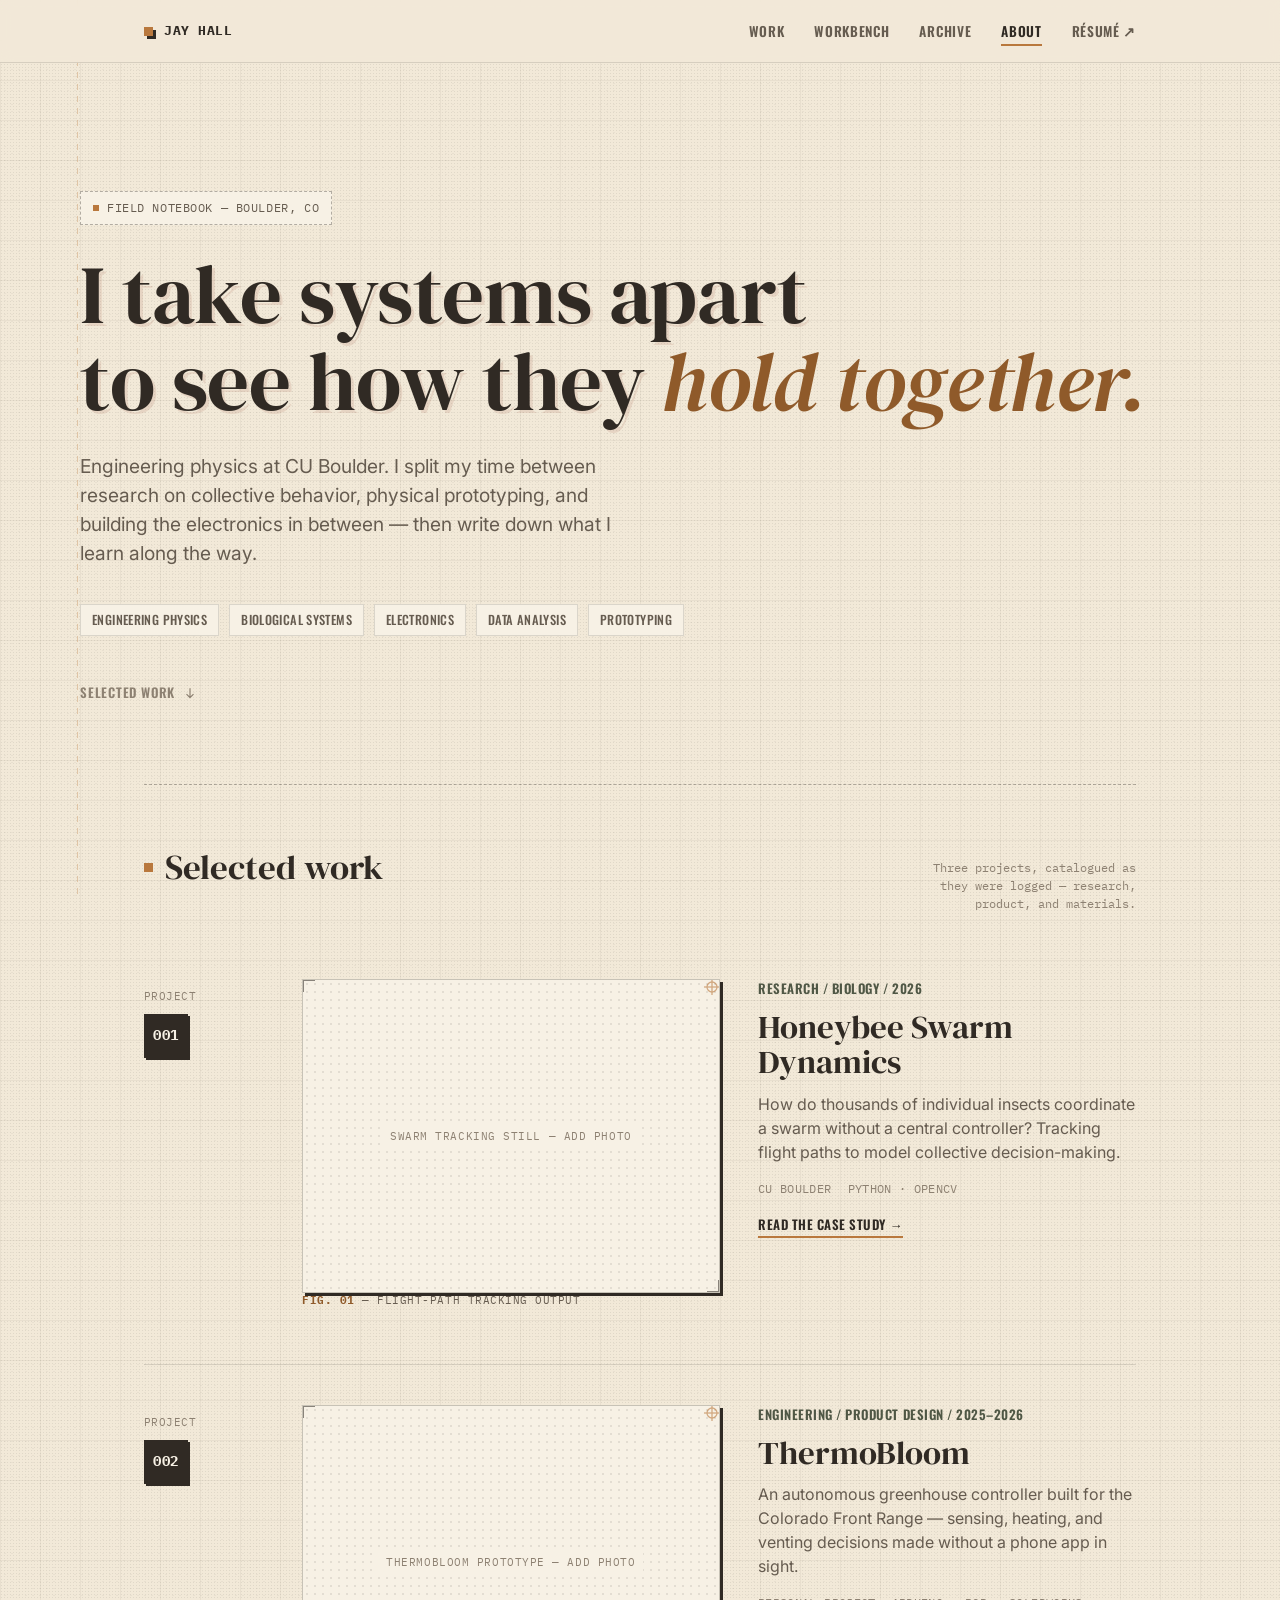
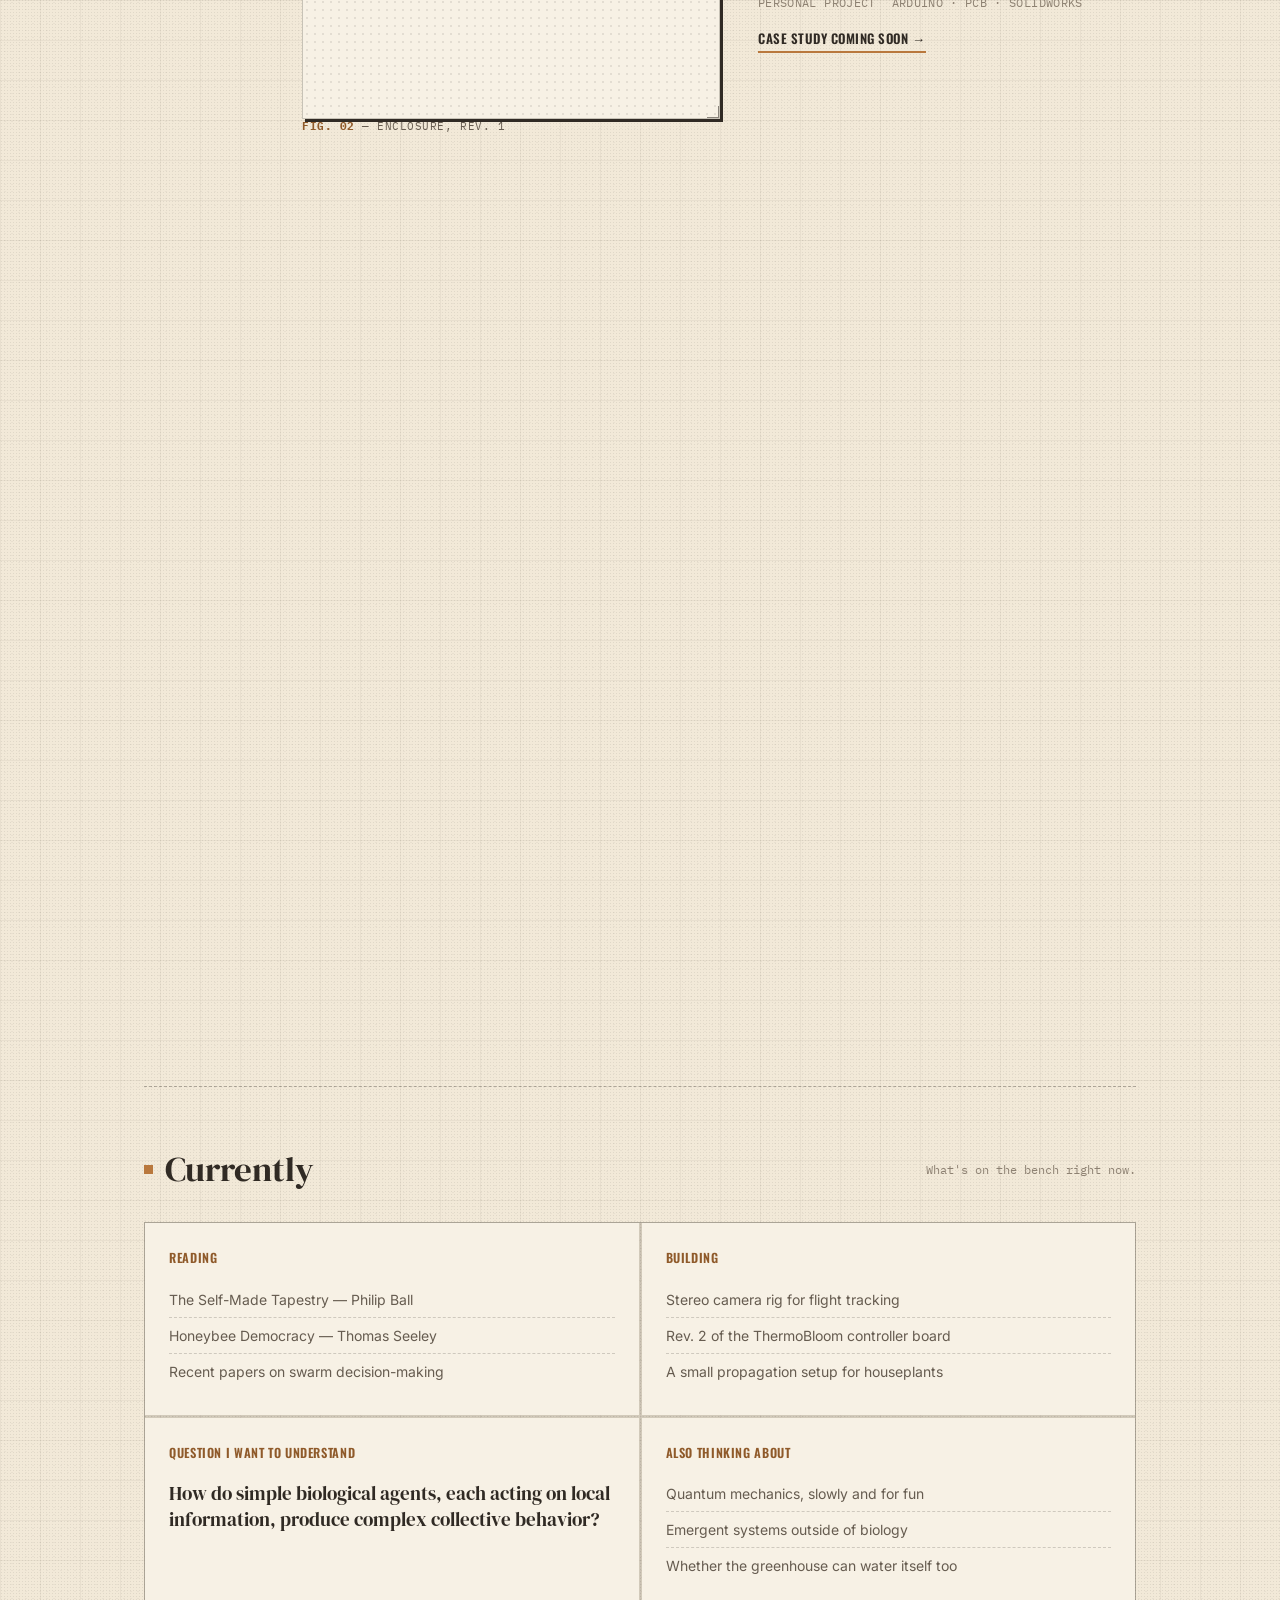
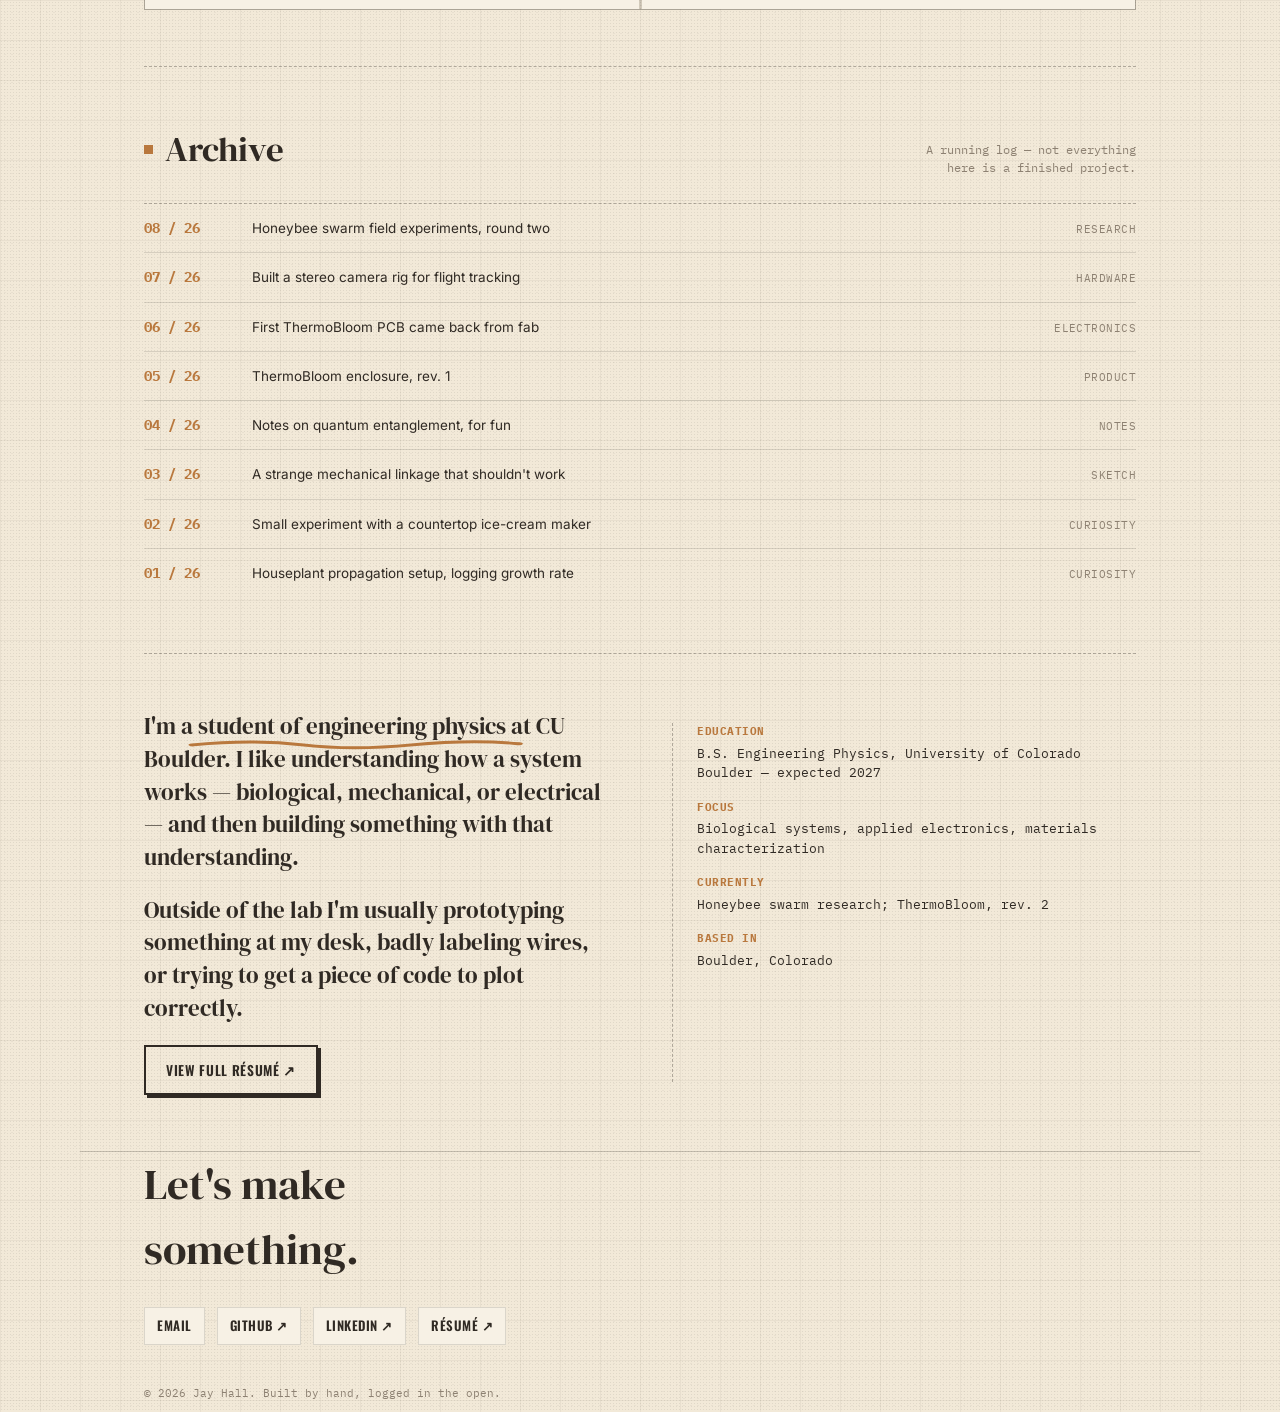
<file: index.html>
<!doctype html>
<html lang="en">
<head>
<meta charset="utf-8">
<meta name="viewport" content="width=device-width, initial-scale=1">
<title>Jay Hall — Engineering Physics, Research, Prototyping</title>
<meta name="description" content="Portfolio of Jay Hall — engineering physics, biological systems research, and physical prototyping.">
<link rel="stylesheet" href="css/style.css">
</head>
<body>

<nav class="site-nav">
  <div class="wrap">
    <a class="brand" href="index.html"><span class="mark"></span> JAY HALL</a>
    <ul class="nav-links">
      <li><a href="#work">Work</a></li>
      <li><a href="#workbench">Workbench</a></li>
      <li><a href="#archive">Archive</a></li>
      <li><a href="#about">About</a></li>
      <li><a href="resume.html">Résumé ↗</a></li>
    </ul>
  </div>
</nav>

<main>

  <!-- HERO -->
  <header class="hero wrap">
    <div class="field-tag">Field notebook — Boulder, CO</div>
    <h1>I take systems apart<br>to see how they <em>hold together.</em></h1>
    <p class="lede">Engineering physics at CU Boulder. I split my time between research on collective behavior, physical prototyping, and building the electronics in between — then write down what I learn along the way.</p>
    <div class="field-tags">
      <span>Engineering Physics</span>
      <span>Biological Systems</span>
      <span>Electronics</span>
      <span>Data Analysis</span>
      <span>Prototyping</span>
    </div>
    <a class="scroll-cue" href="#work">
      Selected work
      <svg viewBox="0 0 24 24" fill="none" stroke="currentColor" stroke-width="2"><path d="M12 4v16M6 14l6 6 6-6"/></svg>
    </a>
  </header>

  <!-- SELECTED WORK -->
  <section id="work" class="wrap">
    <div class="section-head reveal">
      <h2>Selected work</h2>
      <div class="note">Three projects, catalogued as they were logged — research, product, and materials.</div>
    </div>

    <div class="work-list">

      <article class="work-entry reveal">
        <div class="spec-no">Project<b>001</b></div>
        <div class="work-card">
          <div>
            <figure class="framed">
              <div class="placeholder-art"><span>Swarm tracking still — add photo</span></div>
              <span class="reg"><svg viewBox="0 0 16 16"><circle cx="8" cy="8" r="5"/><line x1="8" y1="0" x2="8" y2="16"/><line x1="0" y1="8" x2="16" y2="8"/></svg></span>
            </figure>
            <p class="fig-caption"><b>FIG. 01</b> — Flight-path tracking output</p>
          </div>
          <div class="body">
            <div class="work-tag">Research / Biology / 2026</div>
            <a class="title-link" href="projects/honeybees.html"><h3>Honeybee Swarm Dynamics</h3></a>
            <p>How do thousands of individual insects coordinate a swarm without a central controller? Tracking flight paths to model collective decision-making.</p>
            <div class="work-meta">
              <span>CU Boulder</span>
              <span>Python · OpenCV</span>
            </div>
            <a class="read-more" href="projects/honeybees.html">Read the case study →</a>
          </div>
        </div>
      </article>

      <article class="work-entry reveal">
        <div class="spec-no">Project<b>002</b></div>
        <div class="work-card">
          <div>
            <figure class="framed">
              <div class="placeholder-art"><span>ThermoBloom prototype — add photo</span></div>
              <span class="reg"><svg viewBox="0 0 16 16"><circle cx="8" cy="8" r="5"/><line x1="8" y1="0" x2="8" y2="16"/><line x1="0" y1="8" x2="16" y2="8"/></svg></span>
            </figure>
            <p class="fig-caption"><b>FIG. 02</b> — Enclosure, rev. 1</p>
          </div>
          <div class="body">
            <div class="work-tag">Engineering / Product Design / 2025–2026</div>
            <a class="title-link" href="#"><h3>ThermoBloom</h3></a>
            <p>An autonomous greenhouse controller built for the Colorado Front Range — sensing, heating, and venting decisions made without a phone app in sight.</p>
            <div class="work-meta">
              <span>Personal Project</span>
              <span>Arduino · PCB · SolidWorks</span>
            </div>
            <a class="read-more" href="#">Case study coming soon →</a>
          </div>
        </div>
      </article>

      <article class="work-entry reveal">
        <div class="spec-no">Project<b>003</b></div>
        <div class="work-card">
          <div>
            <figure class="framed">
              <div class="placeholder-art"><span>Perovskite yield plot — add graph</span></div>
              <span class="reg"><svg viewBox="0 0 16 16"><circle cx="8" cy="8" r="5"/><line x1="8" y1="0" x2="8" y2="16"/><line x1="0" y1="8" x2="16" y2="8"/></svg></span>
            </figure>
            <p class="fig-caption"><b>FIG. 03</b> — Device yield vs. process variable</p>
          </div>
          <div class="body">
            <div class="work-tag">Materials Science / Data Analysis / 2025</div>
            <a class="title-link" href="#"><h3>Perovskite Solar Cells</h3></a>
            <p>Finding manufacturing patterns hiding inside thousands of device measurements — where yield breaks down, and why.</p>
            <div class="work-meta">
              <span>Research Lab</span>
              <span>MATLAB · Regression</span>
            </div>
            <a class="read-more" href="#">Case study coming soon →</a>
          </div>
        </div>
      </article>

    </div>
  </section>

  <!-- WORKBENCH -->
  <section id="workbench" class="wrap">
    <div class="section-head reveal">
      <h2>Workbench</h2>
      <div class="note">Tools I reach for, and where they've actually been used.</div>
    </div>
    <div class="workbench-grid reveal">
      <div class="bench-item"><span class="name">Python</span><span class="used-in">→ Honeybee tracking</span></div>
      <div class="bench-item"><span class="name">Altium</span><span class="used-in">→ ThermoBloom PCB</span></div>
      <div class="bench-item"><span class="name">SolidWorks</span><span class="used-in">→ Enclosure design</span></div>
      <div class="bench-item"><span class="name">Arduino</span><span class="used-in">→ Sensor rigs</span></div>
      <div class="bench-item"><span class="name">MATLAB</span><span class="used-in">→ Perovskite yield</span></div>
      <div class="bench-item"><span class="name">LTSpice</span><span class="used-in">→ Power circuits</span></div>
      <div class="bench-item"><span class="name">CAD / CNC</span><span class="used-in">→ Fixtures &amp; mounts</span></div>
      <div class="bench-item"><span class="name">C++</span><span class="used-in">→ Embedded control</span></div>
    </div>
  </section>

  <!-- CURRENTLY -->
  <section class="wrap">
    <div class="section-head reveal">
      <h2>Currently</h2>
      <div class="note">What's on the bench right now.</div>
    </div>
    <div class="currently-grid reveal">
      <div class="currently-cell">
        <h4>Reading</h4>
        <ul>
          <li>The Self-Made Tapestry — Philip Ball</li>
          <li>Honeybee Democracy — Thomas Seeley</li>
          <li>Recent papers on swarm decision-making</li>
        </ul>
      </div>
      <div class="currently-cell">
        <h4>Building</h4>
        <ul>
          <li>Stereo camera rig for flight tracking</li>
          <li>Rev. 2 of the ThermoBloom controller board</li>
          <li>A small propagation setup for houseplants</li>
        </ul>
      </div>
      <div class="currently-cell">
        <h4>Question I want to understand</h4>
        <p class="question">How do simple biological agents, each acting on local information, produce complex collective behavior?</p>
      </div>
      <div class="currently-cell">
        <h4>Also thinking about</h4>
        <ul>
          <li>Quantum mechanics, slowly and for fun</li>
          <li>Emergent systems outside of biology</li>
          <li>Whether the greenhouse can water itself too</li>
        </ul>
      </div>
    </div>
  </section>

  <!-- ARCHIVE -->
  <section id="archive" class="wrap">
    <div class="section-head reveal">
      <h2>Archive</h2>
      <div class="note">A running log — not everything here is a finished project.</div>
    </div>
    <div class="archive-list reveal">
      <div class="archive-row"><span class="idx">08 / 26</span><span class="desc">Honeybee swarm field experiments, round two</span><span class="tag">Research</span></div>
      <div class="archive-row"><span class="idx">07 / 26</span><span class="desc">Built a stereo camera rig for flight tracking</span><span class="tag">Hardware</span></div>
      <div class="archive-row"><span class="idx">06 / 26</span><span class="desc">First ThermoBloom PCB came back from fab</span><span class="tag">Electronics</span></div>
      <div class="archive-row"><span class="idx">05 / 26</span><span class="desc">ThermoBloom enclosure, rev. 1</span><span class="tag">Product</span></div>
      <div class="archive-row"><span class="idx">04 / 26</span><span class="desc">Notes on quantum entanglement, for fun</span><span class="tag">Notes</span></div>
      <div class="archive-row"><span class="idx">03 / 26</span><span class="desc">A strange mechanical linkage that shouldn't work</span><span class="tag">Sketch</span></div>
      <div class="archive-row"><span class="idx">02 / 26</span><span class="desc">Small experiment with a countertop ice-cream maker</span><span class="tag">Curiosity</span></div>
      <div class="archive-row"><span class="idx">01 / 26</span><span class="desc">Houseplant propagation setup, logging growth rate</span><span class="tag">Curiosity</span></div>
    </div>
  </section>

  <!-- ABOUT / RESUME TEASER -->
  <section id="about" class="wrap">
    <div class="about-block reveal">
      <div>
        <p>I'm a <span class="mark">student of engineering physics<svg viewBox="0 0 100 10" preserveAspectRatio="none"><path d="M2 6 Q 20 1, 35 6 T 68 6 T 100 5"/></svg></span> at CU Boulder. I like understanding how a system works — biological, mechanical, or electrical — and then building something with that understanding.</p>
        <p>Outside of the lab I'm usually prototyping something at my desk, badly labeling wires, or trying to get a piece of code to plot correctly.</p>
        <a class="btn ghost" href="resume.html">View full résumé ↗</a>
      </div>
      <dl class="mini-resume">
        <dt>Education</dt>
        <dd>B.S. Engineering Physics, University of Colorado Boulder — expected 2027</dd>
        <dt>Focus</dt>
        <dd>Biological systems, applied electronics, materials characterization</dd>
        <dt>Currently</dt>
        <dd>Honeybee swarm research; ThermoBloom, rev. 2</dd>
        <dt>Based in</dt>
        <dd>Boulder, Colorado</dd>
      </dl>
    </div>
  </section>

</main>

<footer class="wrap">
  <p class="cta">Let's make something.</p>
  <div class="contact-links">
    <a href="mailto:jay@example.com">Email</a>
    <a href="https://github.com/">GitHub ↗</a>
    <a href="https://linkedin.com/">LinkedIn ↗</a>
    <a href="resume.html">Résumé ↗</a>
  </div>
  <p class="fine">© <span id="year"></span> Jay Hall. Built by hand, logged in the open.</p>
</footer>

<script src="js/main.js"></script>
</body>
</html>
</file>
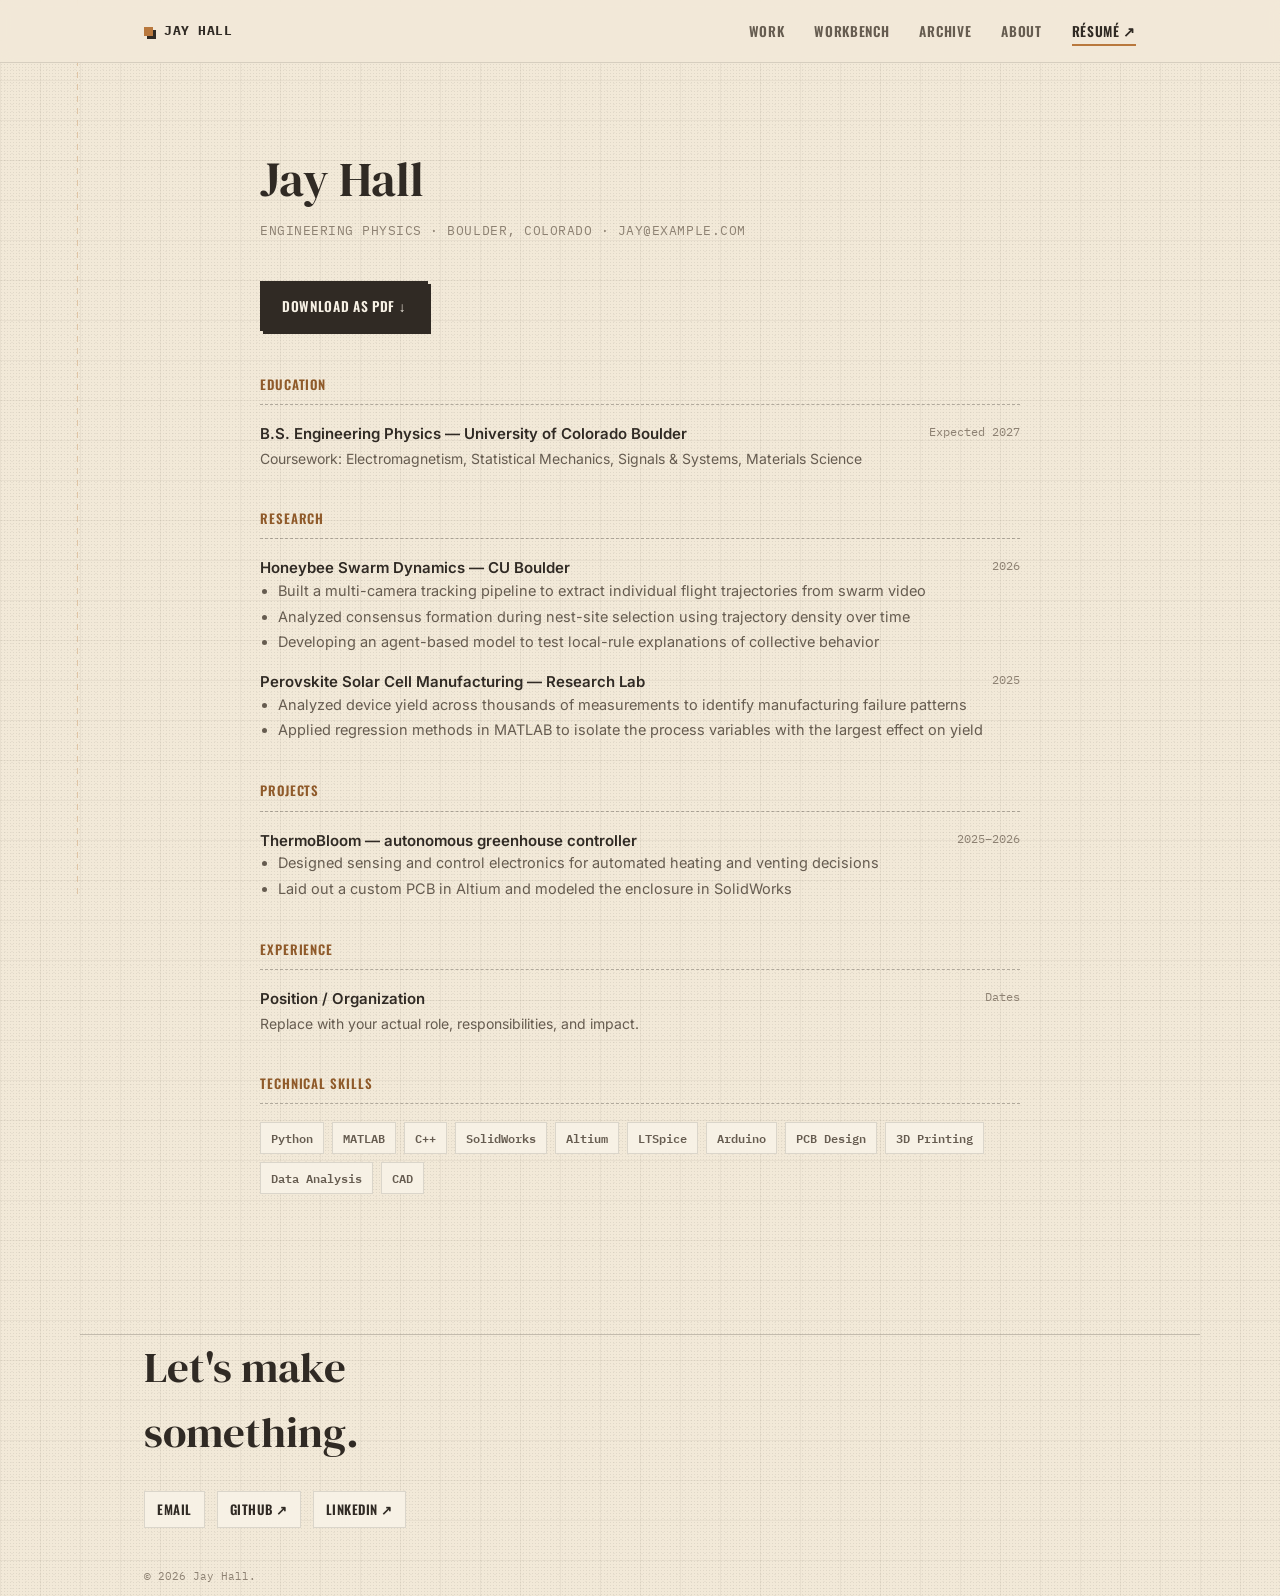
<file: resume.html>
<!doctype html>
<html lang="en">
<head>
<meta charset="utf-8">
<meta name="viewport" content="width=device-width, initial-scale=1">
<title>Résumé — Jay Hall</title>
<link rel="stylesheet" href="css/style.css">
</head>
<body>

<nav class="site-nav">
  <div class="wrap">
    <a class="brand" href="index.html"><span class="mark"></span> JAY HALL</a>
    <ul class="nav-links">
      <li><a href="index.html#work">Work</a></li>
      <li><a href="index.html#workbench">Workbench</a></li>
      <li><a href="index.html#archive">Archive</a></li>
      <li><a href="index.html#about">About</a></li>
      <li><a href="resume.html" class="active">Résumé ↗</a></li>
    </ul>
  </div>
</nav>

<main class="wrap resume-shell">
  <h1>Jay Hall</h1>
  <div class="subhead">Engineering Physics · Boulder, Colorado · jay@example.com</div>
  <!-- Swap the PDF below for your actual file at /resume.pdf -->
  <a class="btn" href="resume.pdf" download style="margin-bottom:44px;">Download as PDF ↓</a>

  <section class="resume-section">
    <h2>Education</h2>
    <div class="resume-item">
      <div class="row"><span>B.S. Engineering Physics — University of Colorado Boulder</span><span>Expected 2027</span></div>
      <div class="org">Coursework: Electromagnetism, Statistical Mechanics, Signals &amp; Systems, Materials Science</div>
    </div>
  </section>

  <section class="resume-section">
    <h2>Research</h2>
    <div class="resume-item">
      <div class="row"><span>Honeybee Swarm Dynamics — CU Boulder</span><span>2026</span></div>
      <ul>
        <li>Built a multi-camera tracking pipeline to extract individual flight trajectories from swarm video</li>
        <li>Analyzed consensus formation during nest-site selection using trajectory density over time</li>
        <li>Developing an agent-based model to test local-rule explanations of collective behavior</li>
      </ul>
    </div>
    <div class="resume-item">
      <div class="row"><span>Perovskite Solar Cell Manufacturing — Research Lab</span><span>2025</span></div>
      <ul>
        <li>Analyzed device yield across thousands of measurements to identify manufacturing failure patterns</li>
        <li>Applied regression methods in MATLAB to isolate the process variables with the largest effect on yield</li>
      </ul>
    </div>
  </section>

  <section class="resume-section">
    <h2>Projects</h2>
    <div class="resume-item">
      <div class="row"><span>ThermoBloom — autonomous greenhouse controller</span><span>2025–2026</span></div>
      <ul>
        <li>Designed sensing and control electronics for automated heating and venting decisions</li>
        <li>Laid out a custom PCB in Altium and modeled the enclosure in SolidWorks</li>
      </ul>
    </div>
  </section>

  <section class="resume-section">
    <h2>Experience</h2>
    <div class="resume-item">
      <div class="row"><span>Position / Organization</span><span>Dates</span></div>
      <div class="org">Replace with your actual role, responsibilities, and impact.</div>
    </div>
  </section>

  <section class="resume-section">
    <h2>Technical skills</h2>
    <div class="skills-row">
      <span>Python</span><span>MATLAB</span><span>C++</span><span>SolidWorks</span>
      <span>Altium</span><span>LTSpice</span><span>Arduino</span><span>PCB Design</span>
      <span>3D Printing</span><span>Data Analysis</span><span>CAD</span>
    </div>
  </section>
</main>

<footer class="wrap">
  <p class="cta">Let's make something.</p>
  <div class="contact-links">
    <a href="mailto:jay@example.com">Email</a>
    <a href="https://github.com/">GitHub ↗</a>
    <a href="https://linkedin.com/">LinkedIn ↗</a>
  </div>
  <p class="fine">© <span id="year"></span> Jay Hall.</p>
</footer>

<script src="js/main.js"></script>
</body>
</html>
</file>
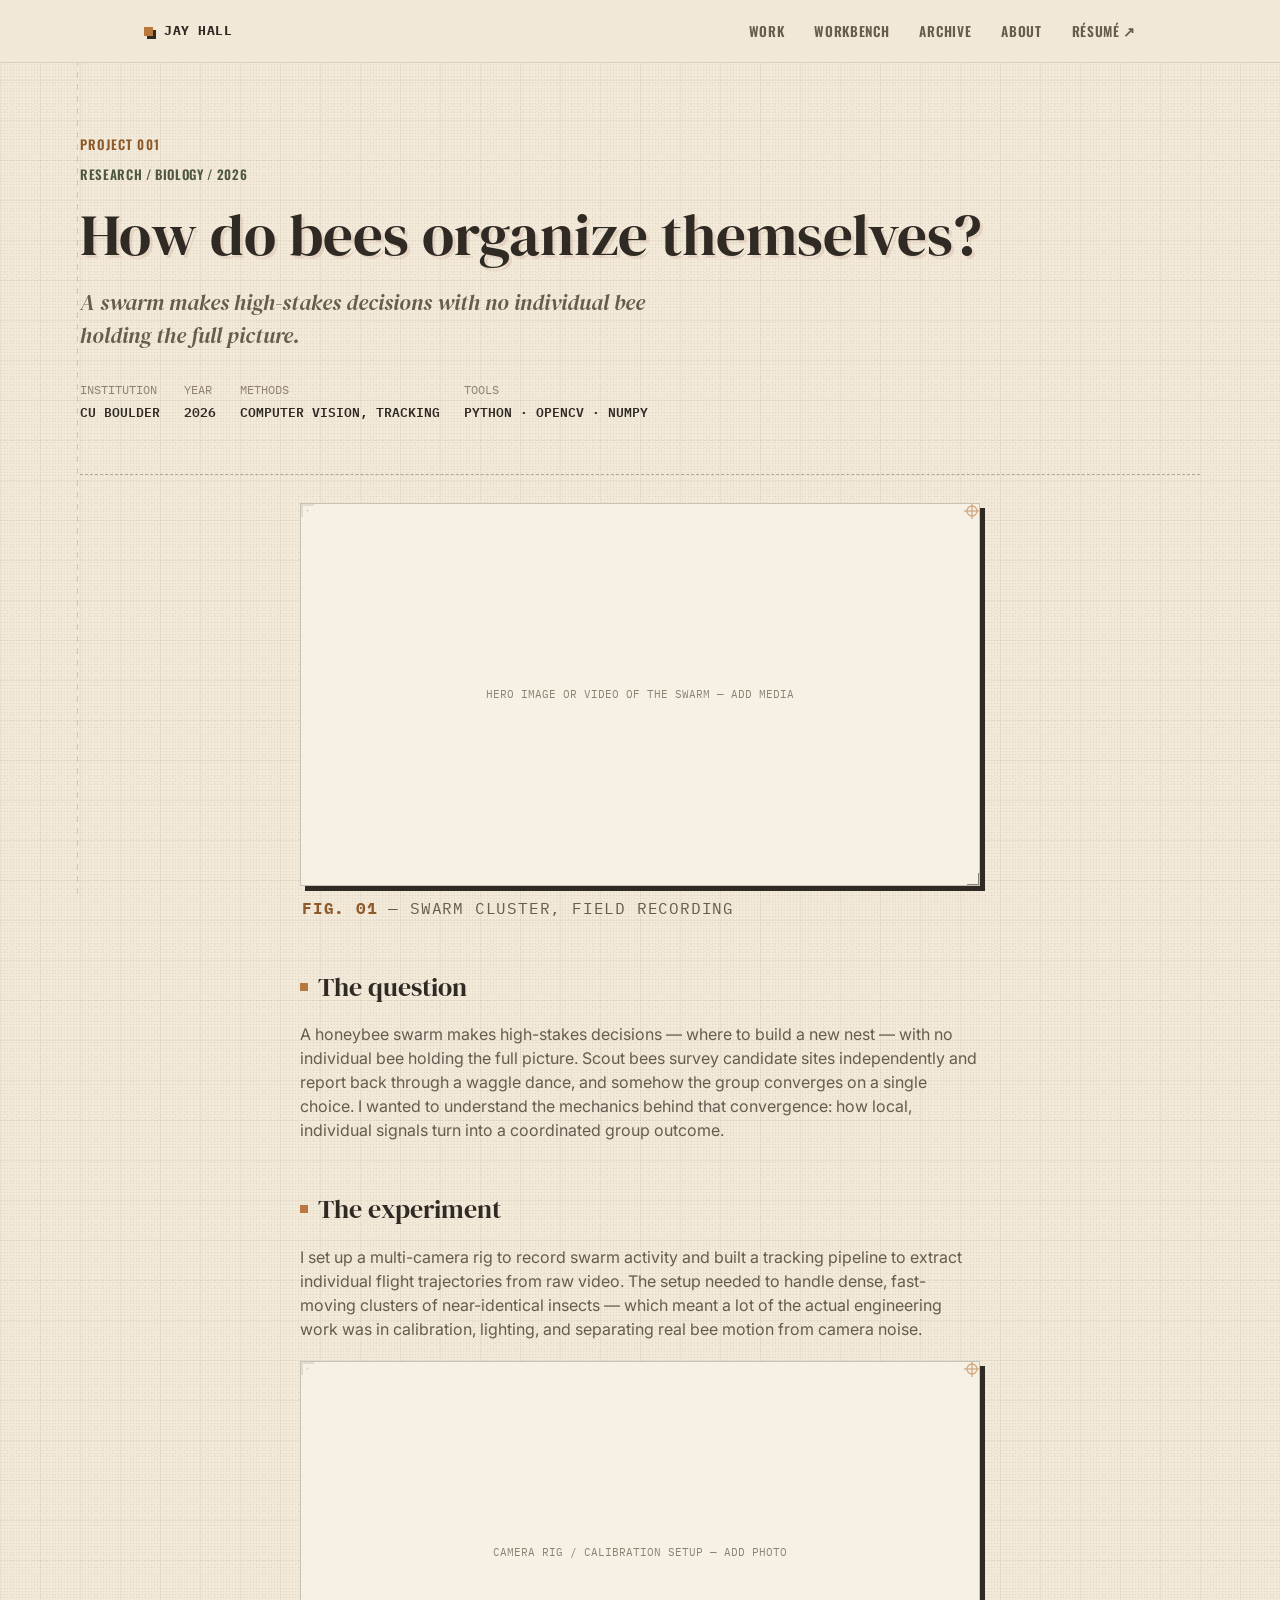
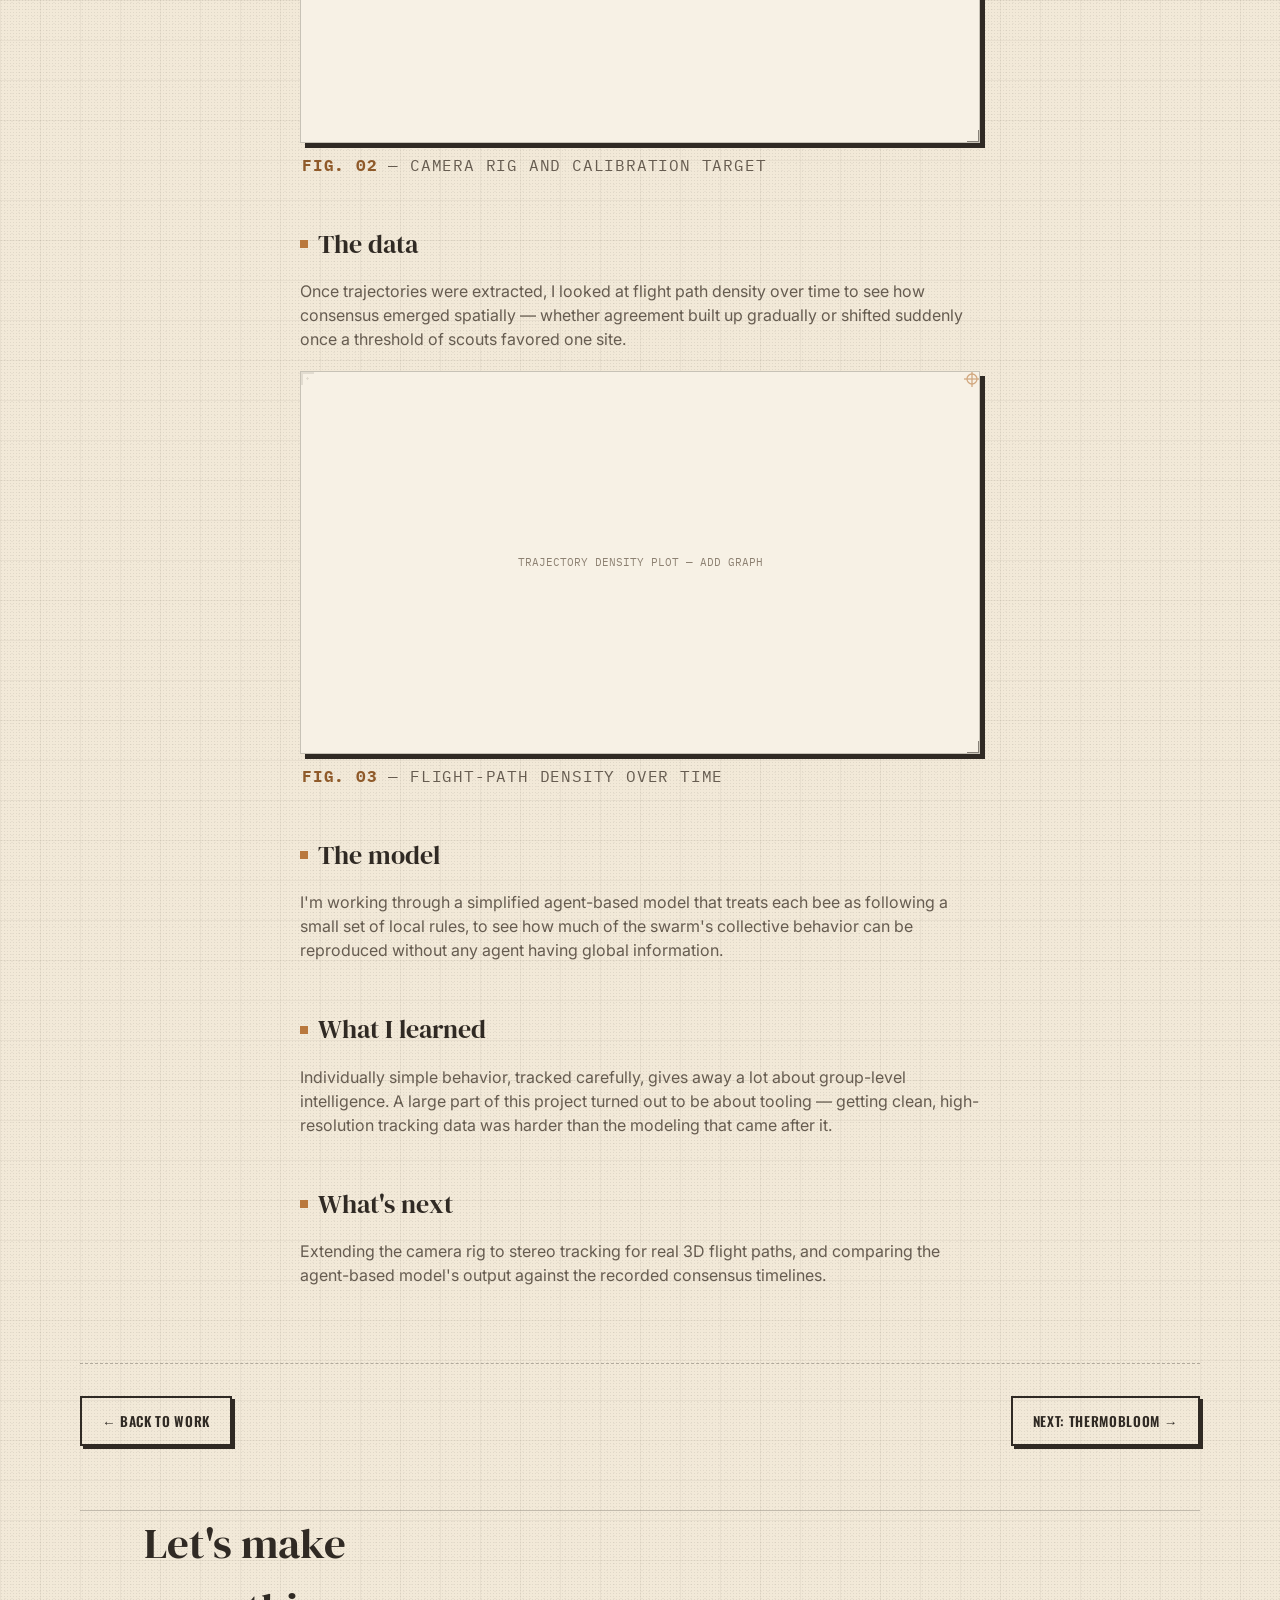
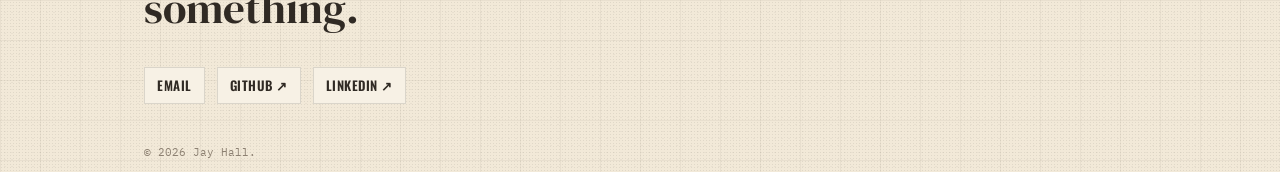
<file: projects/honeybees.html>
<!doctype html>
<html lang="en">
<head>
<meta charset="utf-8">
<meta name="viewport" content="width=device-width, initial-scale=1">
<title>Honeybee Swarm Dynamics — Jay Hall</title>
<meta name="description" content="Case study: tracking honeybee swarm flight paths to understand collective decision-making without a central controller.">
<link rel="stylesheet" href="../css/style.css">
</head>
<body>

<nav class="site-nav">
  <div class="wrap">
    <a class="brand" href="../index.html"><span class="mark"></span> JAY HALL</a>
    <ul class="nav-links">
      <li><a href="../index.html#work">Work</a></li>
      <li><a href="../index.html#workbench">Workbench</a></li>
      <li><a href="../index.html#archive">Archive</a></li>
      <li><a href="../index.html#about">About</a></li>
      <li><a href="../resume.html">Résumé ↗</a></li>
    </ul>
  </div>
</nav>

<main>
  <header class="proj-hero wrap">
    <div class="eyebrow">Project 001</div>
    <div class="info-line">Research / Biology / 2026</div>
    <h1>How do bees organize themselves?</h1>
    <p class="dek">A swarm makes high-stakes decisions with no individual bee holding the full picture.</p>
    <div class="proj-meta">
      <div>Institution<b>CU Boulder</b></div>
      <div>Year<b>2026</b></div>
      <div>Methods<b>Computer Vision, Tracking</b></div>
      <div>Tools<b>Python · OpenCV · NumPy</b></div>
    </div>
  </header>

  <div class="wrap proj-body">

    <div class="proj-figure framed">
      <span>Hero image or video of the swarm — add media</span>
      <span class="reg"><svg viewBox="0 0 16 16"><circle cx="8" cy="8" r="5"/><line x1="8" y1="0" x2="8" y2="16"/><line x1="0" y1="8" x2="16" y2="8"/></svg></span>
    </div>
    <p class="fig-caption"><b>FIG. 01</b> — Swarm cluster, field recording</p>

    <h2>The question</h2>
    <p>A honeybee swarm makes high-stakes decisions — where to build a new nest — with no individual bee holding the full picture. Scout bees survey candidate sites independently and report back through a waggle dance, and somehow the group converges on a single choice. I wanted to understand the mechanics behind that convergence: how local, individual signals turn into a coordinated group outcome.</p>

    <h2>The experiment</h2>
    <p>I set up a multi-camera rig to record swarm activity and built a tracking pipeline to extract individual flight trajectories from raw video. The setup needed to handle dense, fast-moving clusters of near-identical insects — which meant a lot of the actual engineering work was in calibration, lighting, and separating real bee motion from camera noise.</p>

    <div class="proj-figure framed">
      <span>Camera rig / calibration setup — add photo</span>
      <span class="reg"><svg viewBox="0 0 16 16"><circle cx="8" cy="8" r="5"/><line x1="8" y1="0" x2="8" y2="16"/><line x1="0" y1="8" x2="16" y2="8"/></svg></span>
    </div>
    <p class="fig-caption"><b>FIG. 02</b> — Camera rig and calibration target</p>

    <h2>The data</h2>
    <p>Once trajectories were extracted, I looked at flight path density over time to see how consensus emerged spatially — whether agreement built up gradually or shifted suddenly once a threshold of scouts favored one site.</p>

    <div class="proj-figure framed">
      <span>Trajectory density plot — add graph</span>
      <span class="reg"><svg viewBox="0 0 16 16"><circle cx="8" cy="8" r="5"/><line x1="8" y1="0" x2="8" y2="16"/><line x1="0" y1="8" x2="16" y2="8"/></svg></span>
    </div>
    <p class="fig-caption"><b>FIG. 03</b> — Flight-path density over time</p>

    <h2>The model</h2>
    <p>I'm working through a simplified agent-based model that treats each bee as following a small set of local rules, to see how much of the swarm's collective behavior can be reproduced without any agent having global information.</p>

    <h2>What I learned</h2>
    <p>Individually simple behavior, tracked carefully, gives away a lot about group-level intelligence. A large part of this project turned out to be about tooling — getting clean, high-resolution tracking data was harder than the modeling that came after it.</p>

    <h2>What's next</h2>
    <p>Extending the camera rig to stereo tracking for real 3D flight paths, and comparing the agent-based model's output against the recorded consensus timelines.</p>

  </div>

  <div class="wrap proj-nav">
    <a class="btn ghost" href="../index.html#work">← Back to work</a>
    <a class="btn ghost" href="#">Next: ThermoBloom →</a>
  </div>
</main>

<footer class="wrap">
  <p class="cta">Let's make something.</p>
  <div class="contact-links">
    <a href="mailto:jay@example.com">Email</a>
    <a href="https://github.com/">GitHub ↗</a>
    <a href="https://linkedin.com/">LinkedIn ↗</a>
  </div>
  <p class="fine">© <span id="year"></span> Jay Hall.</p>
</footer>

<script src="../js/main.js"></script>
</body>
</html>
</file>
<file: css/style.css>
/* ============================================================
   JAY HALL — PORTFOLIO
   Design system: "Print Shop, 1986"
   Warm cream stock, dark-brown ink, a single burnt-ochre accent
   with sage/blue/rust let out only in small doses. Swiss/editorial
   grid, technical-manual figure conventions, hard offset shadows —
   built to feel like it just came off a press, not a screen.
   ============================================================ */

@import url('https://fonts.googleapis.com/css2?family=DM+Serif+Display:ital@0;1&family=Oswald:wght@400;500;600;700&family=IBM+Plex+Mono:wght@400;500;600;700&family=Inter:wght@400;500;600&display=swap');

:root{
  /* -- paper (≈70%) -- */
  --paper:        #F2E9D8;
  --paper-light:  #F7F1E5;
  --paper-deep:   #e8dcc3;
  --grain-dot:    rgba(48, 42, 36, 0.09);
  --grid-line:    rgba(48, 42, 36, 0.05);

  /* -- ink (≈20%) -- */
  --ink:          #302A24;
  --ink-soft:     #665C50;
  --ink-faint:    #8d8172;

  /* -- primary accent, used deliberately (≈8%) -- */
  --ochre:        #B9783D;
  --ochre-deep:   #8f5a2a;

  /* -- everything else: rare, weird, one-off (≈2%) -- */
  --blue:         #526B70;
  --blue-deep:    #3c5054;
  --sage:         #69735C;
  --sage-deep:    #4f5745;
  --rust:         #9B4F38;
  --rust-deep:    #7a3c2a;

  --margin-line:  var(--ochre);

  /* -- three-tier type system -- */
  --f-display: 'DM Serif Display', Georgia, 'Times New Roman', serif;   /* 1. big serif headlines */
  --f-info:    'Oswald', 'Arial Narrow', sans-serif;                    /* 2. condensed sans, category/meta */
  --f-mono:    'IBM Plex Mono', 'SFMono-Regular', menlo, monospace;     /* 3. technical labels, stats */
  --f-body:    'Inter', -apple-system, BlinkMacSystemFont, sans-serif;  /* body copy, unbranded on purpose */

  --edge: 1.5px solid rgba(48,42,36,0.24);
  --edge-soft: 1px solid rgba(48,42,36,0.14);
  --edge-dashed: 1.5px dashed rgba(48,42,36,0.34);

  --shadow:    5px 5px 0 var(--ink);
  --shadow-sm: 3px 3px 0 var(--ink);
  --shadow-xs: 2px 2px 0 var(--ink);

  --content-w: 1120px;
  --gutter: clamp(20px, 5vw, 64px);
}

*,*::before,*::after{ box-sizing: border-box; }
html{ scroll-behavior: smooth; }

@media (prefers-reduced-motion: reduce){
  html{ scroll-behavior: auto; }
  *,*::before,*::after{ animation-duration: 0.001ms !important; animation-iteration-count: 1 !important; transition-duration: 0.001ms !important; scroll-behavior: auto !important; }
}

/* ---------- paper: grain + faint print grid ---------- */
body{
  margin: 0;
  background-color: var(--paper);
  background-image:
    radial-gradient(var(--grain-dot) 0.6px, transparent 0.6px),
    radial-gradient(var(--grain-dot) 0.5px, transparent 0.5px),
    linear-gradient(var(--grid-line) 1px, transparent 1px),
    linear-gradient(90deg, var(--grid-line) 1px, transparent 1px);
  background-size:
    3px 3px,
    7px 7px,
    40px 40px,
    40px 40px;
  background-position:
    0 0,
    1.5px 3px,
    0 0,
    0 0;
  color: var(--ink);
  font-family: var(--f-body);
  font-size: 16px;
  line-height: 1.5;
  -webkit-font-smoothing: antialiased;
}

/* left margin rule — like a printer's crop guide */
body::before{
  content: "";
  position: fixed;
  top: 0; bottom: 0;
  left: clamp(28px, 6vw, 96px);
  width: 1px;
  background: repeating-linear-gradient(to bottom, var(--margin-line) 0 6px, transparent 6px 12px);
  opacity: 0.32;
  z-index: 0;
  pointer-events: none;
}
@media (max-width: 760px){ body::before{ display:none; } }

a{ color: inherit; }
img{ max-width: 100%; display:block; filter: saturate(0.82) sepia(0.08) contrast(1.03) brightness(0.99); }

::selection{ background: var(--ochre); color: var(--paper-light); }

:focus-visible{ outline: 2px solid var(--ochre); outline-offset: 3px; }

.wrap{
  max-width: var(--content-w);
  margin: 0 auto;
  padding: 0 var(--gutter);
  position: relative;
  z-index: 1;
}

/* ---------- tier 2: information (condensed sans, category/meta) ---------- */
.eyebrow{
  font-family: var(--f-info);
  font-weight: 600;
  font-size: 13px;
  letter-spacing: 0.09em;
  text-transform: uppercase;
  color: var(--ochre-deep);
}
.eyebrow.muted{ color: var(--ink-faint); }

.hr{ border: none; border-top: var(--edge); margin: 0; }
.hr.dashed{ border-top: var(--edge-dashed); }

/* ---------- registration marks (print-shop corner ticks, replaces
   the old game-HUD reticle) — apply "framed" to any positioned box ---------- */
.framed{ position: relative; }
.framed::before,
.framed::after{
  content: "";
  position: absolute;
  width: 13px; height: 13px;
  z-index: 2;
  pointer-events: none;
  border: 2px solid var(--ink);
  opacity: 0.55;
}
.framed::before{ top: -1px; left: -1px; border-right: none; border-bottom: none; }
.framed::after{ bottom: -1px; right: -1px; border-left: none; border-top: none; }
.framed .reg{
  position: absolute;
  top: -1px; right: -1px;
  width: 16px; height: 16px;
  z-index: 2;
  pointer-events: none;
  opacity: 0.6;
}
.framed .reg svg{ width:100%; height:100%; display:block; }
.framed .reg circle{ fill:none; stroke: var(--ochre); stroke-width: 1.3; }
.framed .reg line{ stroke: var(--ochre); stroke-width: 1.3; }

/* ---------- halftone patch — occasional texture, not everywhere ---------- */
.halftone{
  background-image: radial-gradient(circle, var(--ink) 1px, transparent 1.3px);
  background-size: 7px 7px;
  opacity: 0.14;
}

/* ---------- nav ---------- */
.site-nav{
  position: sticky;
  top: 0;
  z-index: 40;
  background: rgba(242,233,216,0.92);
  backdrop-filter: blur(6px);
  border-bottom: var(--edge-soft);
}
.site-nav .wrap{
  display: flex;
  align-items: center;
  justify-content: space-between;
  height: 62px;
}
.brand{
  font-family: var(--f-mono);
  font-weight: 700;
  font-size: 13px;
  letter-spacing: 0.04em;
  text-decoration: none;
  display:flex;
  align-items:center;
  gap: 11px;
  color: var(--ink);
}
.brand .mark{
  display:inline-block;
  width: 9px; height: 9px;
  background: var(--ochre);
  box-shadow: 3px 3px 0 var(--ink);
}
.nav-links{
  display:flex;
  gap: clamp(14px, 2.4vw, 30px);
  list-style: none;
  margin:0; padding:0;
  font-family: var(--f-info);
  font-weight: 600;
  font-size: 13.5px;
  letter-spacing: 0.05em;
  text-transform: uppercase;
}
.nav-links a{
  text-decoration: none;
  color: var(--ink-soft);
  padding-bottom: 3px;
  border-bottom: 2px solid transparent;
  transition: color .15s ease, border-color .15s ease;
}
.nav-links a:hover, .nav-links a.active{
  color: var(--ink);
  border-color: var(--ochre);
}
@media (max-width: 700px){ .nav-links{ display:none; } }

/* ---------- hero ---------- */
.hero{ padding: clamp(64px, 12vw, 128px) 0 clamp(48px, 8vw, 80px); position: relative; }
.hero .field-tag{
  font-family: var(--f-mono);
  font-size: 11.5px;
  line-height: 1.6;
  color: var(--ink-soft);
  letter-spacing: 0.05em;
  text-transform: uppercase;
  margin-bottom: 26px;
  display:inline-flex;
  align-items: center;
  gap: 8px;
  padding: 7px 12px;
  border: var(--edge-dashed);
  background: var(--paper-light);
}
.hero .field-tag::before{ content:""; width:6px; height:6px; background: var(--ochre); flex: none; }
.hero h1{
  font-family: var(--f-display);
  font-weight: 400;
  font-style: normal;
  font-size: clamp(2.6rem, 6.8vw, 5.2rem);
  line-height: 1.04;
  margin: 0 0 28px;
  letter-spacing: -0.005em;
  text-shadow: 3px 3px 0 rgba(155,79,56,0.13);
}
.hero h1 em{
  font-style: italic;
  color: var(--ochre-deep);
  text-shadow: none;
}
.hero .lede{
  max-width: 46ch;
  font-size: clamp(1.02rem, 1.6vw, 1.2rem);
  color: var(--ink-soft);
  margin: 0 0 36px;
}
.hero .field-tags{
  display:flex; flex-wrap: wrap; gap: 10px;
  margin-bottom: 44px;
}
.hero .field-tags span{
  font-family: var(--f-info);
  font-weight: 500;
  font-size: 12.5px;
  letter-spacing: 0.03em;
  text-transform: uppercase;
  color: var(--ink-soft);
  border: var(--edge-soft);
  background: var(--paper-light);
  padding: 6px 11px;
}

.scroll-cue{
  font-family: var(--f-info);
  font-weight: 600;
  font-size: 13px;
  text-transform: uppercase;
  letter-spacing: 0.06em;
  color: var(--ink-faint);
  display: inline-flex;
  align-items: center;
  gap: 8px;
  text-decoration: none;
}
.scroll-cue svg{ width: 14px; height: 14px; animation: bob 2s ease-in-out infinite; }
@keyframes bob{ 0%,100%{ transform: translateY(0);} 50%{ transform: translateY(4px);} }

/* ---------- section shell ---------- */
section{ position: relative; }
.section-head{
  display:flex;
  align-items: baseline;
  justify-content: space-between;
  gap: 20px;
  padding: 56px 0 26px;
  border-top: var(--edge-dashed);
}
.section-head h2{
  font-family: var(--f-display);
  font-weight: 400;
  font-size: clamp(1.7rem, 3vw, 2.2rem);
  margin: 0;
  display:flex;
  align-items:center;
  gap: 12px;
}
.section-head h2::before{
  content: "";
  width: 9px; height: 9px;
  background: var(--ochre);
}
.section-head .note{
  font-family: var(--f-mono);
  font-size: 12px;
  color: var(--ink-faint);
  text-align: right;
  max-width: 30ch;
}

/* ---------- selected work ---------- */
.work-list{ padding-bottom: 40px; }
.work-entry{
  display: grid;
  grid-template-columns: 110px 1fr;
  gap: clamp(20px, 4vw, 48px);
  padding: 40px 0;
  border-top: var(--edge-soft);
  align-items: start;
}
.work-entry:first-child{ border-top: none; }

.work-entry .spec-no{
  font-family: var(--f-mono);
  font-size: 11px;
  line-height: 1.7;
  letter-spacing: 0.04em;
  color: var(--ink-faint);
  padding-top: 8px;
  text-transform: uppercase;
}
.work-entry .spec-no b{
  display:flex;
  align-items:center;
  justify-content:center;
  margin-top: 8px;
  width: 44px; height: 44px;
  font-size: 14px;
  font-weight: 700;
  color: var(--paper-light);
  background: var(--ink);
  font-family: var(--f-mono);
  box-shadow: var(--shadow-xs);
}

.work-card{
  display:grid;
  grid-template-columns: 1.05fr 0.95fr;
  gap: clamp(20px, 3vw, 40px);
  align-items: start;
}
@media (max-width: 820px){
  .work-entry{ grid-template-columns: 1fr; }
  .work-card{ grid-template-columns: 1fr; }
}

.work-card figure{
  margin:0;
  aspect-ratio: 4/3;
  background: var(--paper-light);
  border: var(--edge);
  box-shadow: var(--shadow-sm);
  position: relative;
  overflow: hidden;
}
.work-card figure .placeholder-art{
  position:absolute; inset:0;
  display:flex; align-items:center; justify-content:center;
  color: var(--ink-faint);
  font-family: var(--f-mono);
  font-size: 11px;
  letter-spacing: 0.05em;
  text-transform: uppercase;
  text-align: center;
  padding: 20px;
}
.work-card figure .placeholder-art::before{
  content: "";
  position: absolute; inset: 0;
  background-image: radial-gradient(circle, var(--ink) 1px, transparent 1.3px);
  background-size: 8px 8px;
  opacity: 0.1;
}
.work-card figure .placeholder-art span{ position: relative; z-index:1; background: var(--paper-light); padding: 4px 8px; }

.fig-caption{
  font-family: var(--f-mono);
  font-size: 10.5px;
  letter-spacing: 0.05em;
  text-transform: uppercase;
  color: var(--ink-faint);
  margin: 10px 2px 0;
}
.fig-caption b{ color: var(--ochre-deep); }

.work-card .body a.title-link{ text-decoration:none; }
.work-tag{
  font-family: var(--f-info);
  font-weight: 600;
  font-size: 13px;
  letter-spacing: 0.04em;
  text-transform: uppercase;
  color: var(--sage-deep);
  margin-bottom: 10px;
}
.work-card h3{
  font-family: var(--f-display);
  font-weight: 400;
  font-size: clamp(1.55rem, 2.6vw, 2.05rem);
  margin: 0 0 12px;
  line-height: 1.08;
}
.work-card p{
  color: var(--ink-soft);
  max-width: 46ch;
  margin: 0 0 16px;
}
.work-meta{
  display:flex; flex-wrap:wrap; gap: 8px 16px;
  font-family: var(--f-mono);
  font-size: 11.5px;
  color: var(--ink-faint);
  text-transform: uppercase;
  letter-spacing: 0.03em;
}
.read-more{
  display:inline-flex; align-items:center; gap:6px;
  margin-top: 18px;
  font-family: var(--f-info);
  font-weight: 600;
  font-size: 13px;
  text-transform: uppercase;
  letter-spacing: 0.04em;
  text-decoration:none;
  color: var(--ink);
  border-bottom: 2px solid var(--ochre);
  padding-bottom: 2px;
}
.read-more:hover{ color: var(--ochre-deep); }

/* ---------- workbench ---------- */
.workbench-grid{
  display:grid;
  grid-template-columns: repeat(auto-fill, minmax(160px, 1fr));
  gap: 3px;
  background: rgba(48,42,36,0.16);
  border: var(--edge);
  margin-bottom: 56px;
}
.bench-item{
  background: var(--paper-light);
  padding: 22px 18px;
  min-height: 108px;
  display:flex; flex-direction:column; justify-content:space-between;
  transition: background .15s ease, transform .12s ease, box-shadow .12s ease;
  position: relative;
}
.bench-item:hover{ background: var(--paper-light); transform: translate(-2px,-2px); box-shadow: var(--shadow-xs); z-index: 1; }
.bench-item .name{
  font-family: var(--f-mono);
  font-weight: 700;
  font-size: 13px;
  letter-spacing: 0.02em;
}
.bench-item .used-in{
  font-family: var(--f-mono);
  font-size: 11px;
  color: var(--sage-deep);
  margin-top: 10px;
}

/* ---------- archive ---------- */
.archive-list{ padding-bottom: 56px; }
.archive-row{
  display:grid;
  grid-template-columns: 90px 1fr 140px;
  gap: 18px;
  align-items: baseline;
  padding: 14px 0;
  border-top: var(--edge-soft);
  font-family: var(--f-mono);
  font-size: 13.5px;
}
.archive-row:first-of-type{ border-top: var(--edge-dashed); }
.archive-row .idx{ color: var(--ochre); font-weight: 700; }
.archive-row .desc{ font-family: var(--f-body); color: var(--ink); }
.archive-row .tag{ color: var(--ink-faint); text-align:right; text-transform: uppercase; letter-spacing: .04em; font-size: 11px; }

/* ---------- currently ---------- */
.currently-grid{
  display:grid;
  grid-template-columns: repeat(2, 1fr);
  gap: 3px;
  background: rgba(48,42,36,0.16);
  border: var(--edge);
  margin-bottom: 56px;
}
@media (max-width: 700px){ .currently-grid{ grid-template-columns: 1fr; } }
.currently-cell{ background: var(--paper-light); padding: 26px 24px; }
.currently-cell h4{
  font-family: var(--f-info);
  font-weight: 600;
  font-size: 12.5px;
  text-transform: uppercase;
  letter-spacing: 0.05em;
  color: var(--ochre-deep);
  margin: 0 0 14px;
}
.currently-cell ul{ margin:0; padding:0; list-style:none; }
.currently-cell li{
  padding: 7px 0;
  border-top: 1px dashed rgba(48,42,36,0.2);
  font-size: 14px;
  color: var(--ink-soft);
}
.currently-cell li:first-child{ border-top:none; }
.currently-cell .question{
  font-family: var(--f-display);
  font-weight: 400;
  font-size: 1.2rem;
  color: var(--ink);
  line-height: 1.35;
}

/* ---------- about / resume teaser ---------- */
.about-block{
  display:grid;
  grid-template-columns: 1fr 1fr;
  gap: clamp(24px, 5vw, 64px);
  padding: 56px 0;
  border-top: var(--edge-dashed);
}
@media (max-width: 800px){ .about-block{ grid-template-columns: 1fr; } }
.about-block p{
  font-family: var(--f-display);
  font-weight: 400;
  font-size: clamp(1.2rem, 1.8vw, 1.45rem);
  line-height: 1.42;
  margin: 0 0 20px;
}
.btn{
  display:inline-flex;
  align-items:center;
  gap: 10px;
  font-family: var(--f-info);
  font-weight: 600;
  font-size: 13.5px;
  text-transform: uppercase;
  letter-spacing: 0.05em;
  text-decoration:none;
  color: var(--paper-light);
  background: var(--ink);
  padding: 13px 20px;
  border: 2px solid var(--ink);
  box-shadow: var(--shadow-sm);
  transition: background .12s ease, color .12s ease, transform .12s ease, box-shadow .12s ease;
}
.btn:hover{
  background: var(--ochre);
  border-color: var(--ochre-deep);
  transform: translate(2px, 2px);
  box-shadow: var(--shadow-xs);
}
.btn:active{ transform: translate(3px, 3px); box-shadow: 0 0 0 var(--ink); }
.btn.ghost{ background: transparent; color: var(--ink); }
.btn.ghost:hover{ background: var(--ink); color: var(--paper-light); border-color: var(--ink); }

.mini-resume{
  font-family: var(--f-mono);
  font-size: 13px;
  color: var(--ink-soft);
  border-left: var(--edge-dashed);
  padding-left: 24px;
}
.mini-resume dt{ color: var(--ochre); font-weight: 700; text-transform: uppercase; font-size: 11px; letter-spacing: .05em; margin-top: 16px; }
.mini-resume dt:first-child{ margin-top:0; }
.mini-resume dd{ margin: 4px 0 0; color: var(--ink); }

/* ---------- footer / contact ---------- */
footer{ border-top: var(--edge); padding: 56px 0 64px; margin-top: 40px; }
footer .cta{
  font-family: var(--f-display);
  font-weight: 400;
  font-size: clamp(1.9rem, 4vw, 2.7rem);
  margin: 0 0 26px;
  max-width: 18ch;
}
.contact-links{
  display:flex; flex-wrap:wrap; gap: 10px 12px;
  font-family: var(--f-info);
  font-weight: 600;
  font-size: 13px;
  text-transform: uppercase;
  letter-spacing: .04em;
}
.contact-links a{
  text-decoration:none;
  border: var(--edge-soft);
  background: var(--paper-light);
  padding: 8px 12px;
  transition: border-color .12s ease, color .12s ease, box-shadow .12s ease, transform .12s ease;
}
.contact-links a:hover{ border-color: var(--ochre); color: var(--ochre-deep); box-shadow: var(--shadow-xs); transform: translate(-2px,-2px); }
footer .fine{ margin-top: 40px; font-family: var(--f-mono); font-size: 11px; color: var(--ink-faint); }

/* ---------- hand-annotation / leader-line marks ---------- */
.mark{ position: relative; white-space: nowrap; }
.mark svg{ position: absolute; left: -4%; bottom: -0.32em; width: 108%; height: 0.5em; overflow: visible; }
.mark path{ fill: none; stroke: var(--ochre); stroke-width: 2.5; stroke-linecap: round; }

/* ---------- reveal on scroll — a settle, not a fade ---------- */
.reveal{
  opacity: 0;
  transform: translateY(16px) rotate(-0.4deg);
  transition: opacity .55s ease, transform .6s cubic-bezier(0.22, 1, 0.36, 1);
}
.reveal.is-visible{ opacity: 1; transform: translateY(0) rotate(0deg); }

/* ---------- project page ---------- */
.proj-hero{ padding: clamp(40px, 8vw, 72px) 0 20px; border-bottom: var(--edge-dashed); }
.proj-hero .eyebrow{ margin-bottom: 10px; }
.proj-hero .info-line{
  font-family: var(--f-info);
  font-weight: 600;
  font-size: 13px;
  letter-spacing: 0.05em;
  text-transform: uppercase;
  color: var(--sage-deep);
  margin: 0 0 20px;
}
.proj-hero h1{
  font-family: var(--f-display);
  font-weight: 400;
  font-size: clamp(2.3rem, 6vw, 3.7rem);
  line-height: 1.04;
  margin: 0 0 20px;
  text-shadow: 3px 3px 0 rgba(155,79,56,0.12);
}
.proj-hero .dek{
  font-family: var(--f-display);
  font-style: italic;
  font-weight: 400;
  font-size: clamp(1.15rem, 2vw, 1.4rem);
  color: var(--ink-soft);
  max-width: 50ch;
  margin: 0 0 28px;
}
.proj-meta{
  display:flex; flex-wrap:wrap; gap: 24px;
  font-family: var(--f-mono);
  font-size: 12px;
  text-transform: uppercase;
  color: var(--ink-faint);
  padding-bottom: 32px;
}
.proj-meta div b{ display:block; color: var(--ink); font-size: 13px; margin-top:4px; font-weight: 600; }

.proj-figure{
  margin: 20px 0 8px;
  border: var(--edge);
  box-shadow: var(--shadow);
  background: var(--paper-light);
  position: relative;
  aspect-ratio: 16/9;
  display:flex; align-items:center; justify-content:center;
  color: var(--ink-faint);
  font-family: var(--f-mono);
  font-size: 11px;
  text-transform: uppercase;
  overflow: hidden;
}
.proj-figure::before{
  content: "";
  position: absolute; inset: 0;
  background-image: radial-gradient(circle, var(--ink) 1px, transparent 1.3px);
  background-size: 9px 9px;
  opacity: 0.1;
}
.proj-figure > span:not(.reg){ position: relative; z-index: 1; background: var(--paper-light); padding: 4px 10px; }
.proj-body{ max-width: 68ch; padding: 8px 0 60px; }
.proj-body h2{
  font-family: var(--f-display);
  font-weight: 400;
  font-size: 1.6rem;
  margin: 48px 0 16px;
  display:flex; align-items:center; gap: 10px;
}
.proj-body h2::before{ content: ""; width: 8px; height: 8px; background: var(--ochre); }
.proj-body p{ color: var(--ink-soft); font-size: 16px; }
.proj-nav{
  border-top: var(--edge-dashed);
  padding: 32px 0 64px;
  display:flex; justify-content:space-between;
  font-family: var(--f-info);
  font-weight: 600;
  font-size: 13px;
  text-transform: uppercase;
}
.proj-nav a{ text-decoration:none; }

/* ---------- resume page ---------- */
.resume-shell{ max-width: 760px; padding: clamp(48px, 8vw, 80px) 0 100px; }
.resume-shell h1{
  font-family: var(--f-display);
  font-weight: 400;
  font-size: clamp(2.1rem, 5vw, 3rem);
  margin: 0 0 6px;
}
.resume-shell .subhead{
  font-family: var(--f-mono);
  font-size: 13px;
  color: var(--ink-faint);
  text-transform: uppercase;
  letter-spacing: .04em;
  margin-bottom: 40px;
}
.resume-section{ margin-bottom: 40px; }
.resume-section h2{
  font-family: var(--f-info);
  font-weight: 600;
  font-size: 13px;
  text-transform: uppercase;
  letter-spacing: .07em;
  color: var(--ochre-deep);
  border-bottom: var(--edge-dashed);
  padding-bottom: 10px;
  margin: 0 0 18px;
}
.resume-item{ margin-bottom: 18px; }
.resume-item .row{ display:flex; justify-content:space-between; gap: 16px; font-weight: 600; font-size: 15px; }
.resume-item .row span:last-child{ font-family: var(--f-mono); font-weight: 400; font-size: 12px; color: var(--ink-faint); white-space: nowrap; }
.resume-item .org{ color: var(--ink-soft); font-size: 14px; margin: 2px 0 8px; }
.resume-item ul{ margin: 0; padding-left: 18px; color: var(--ink-soft); font-size: 14.5px; }
.resume-item li{ margin-bottom: 4px; }
.skills-row{ display:flex; flex-wrap:wrap; gap: 8px; }
.skills-row span{
  font-family: var(--f-mono);
  font-weight: 600;
  font-size: 12px;
  border: var(--edge-soft);
  background: var(--paper-light);
  padding: 6px 10px;
  color: var(--ink-soft);
}
</file>
